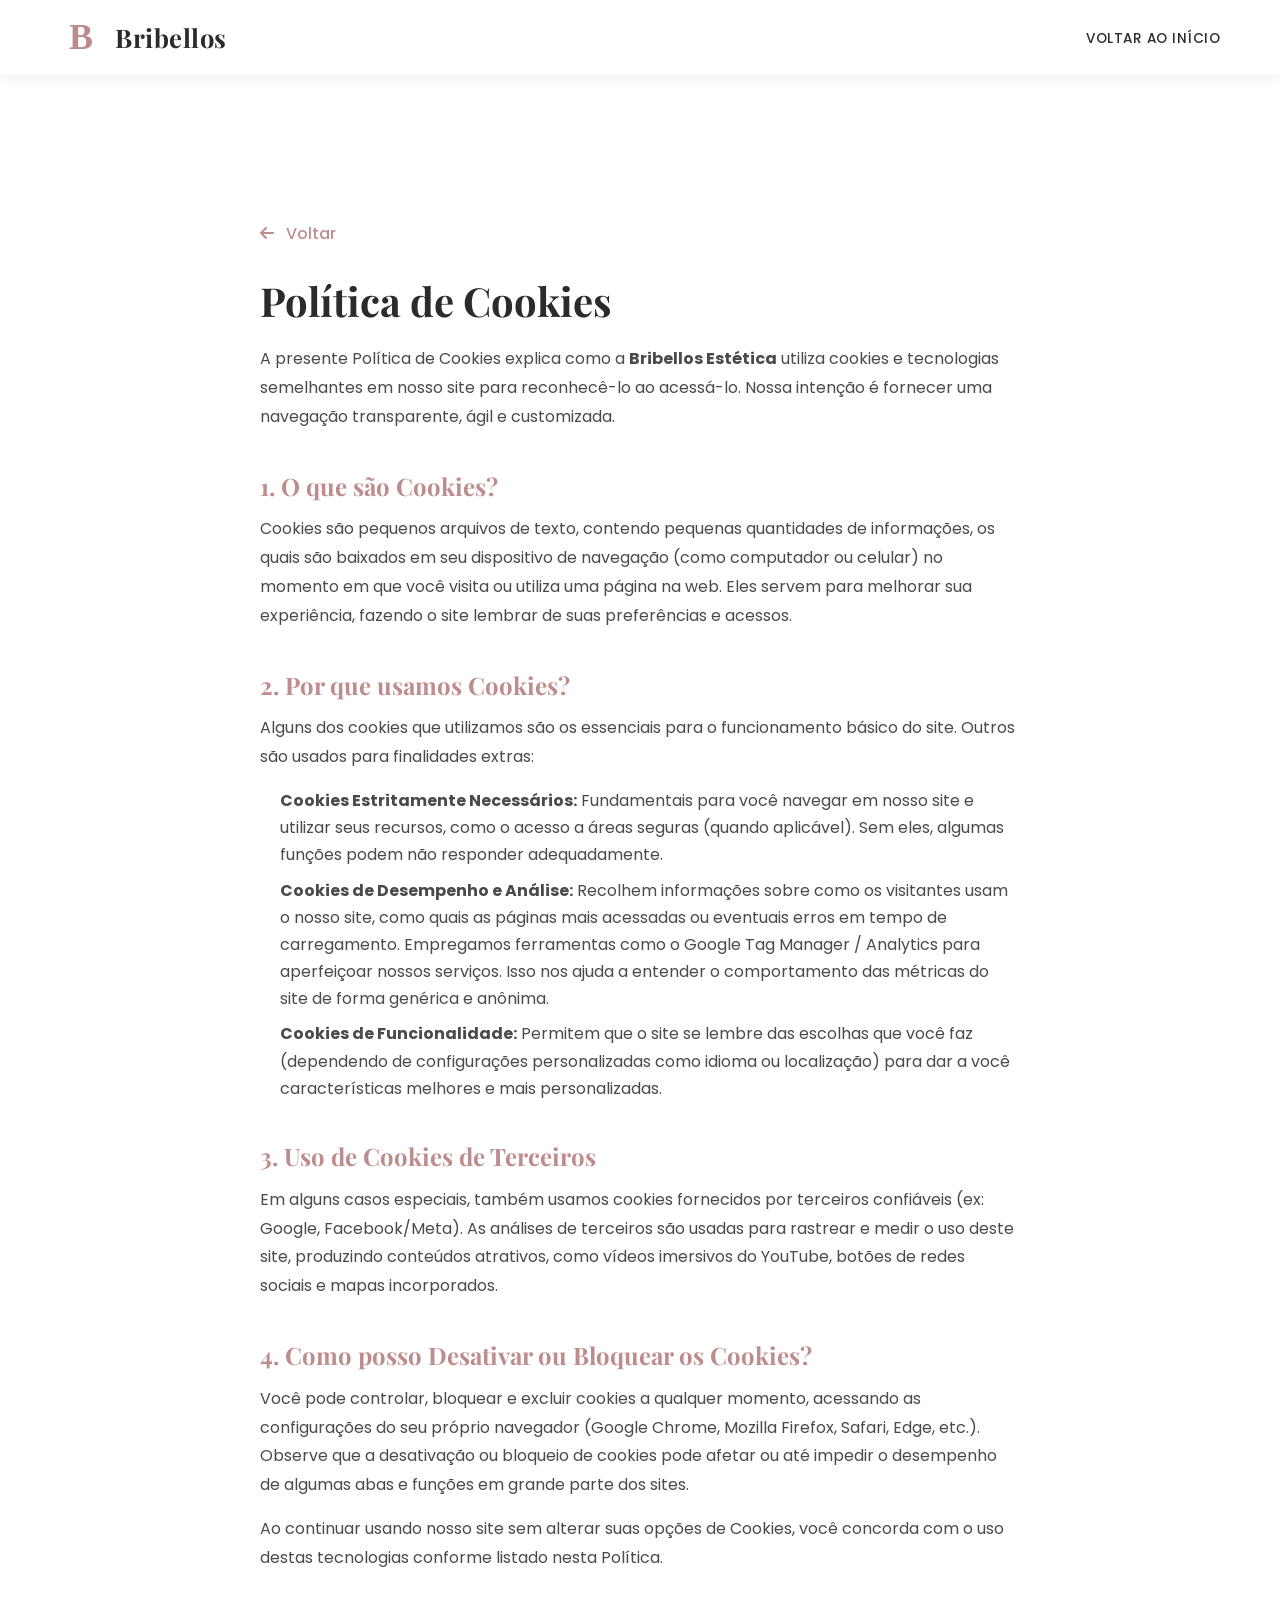
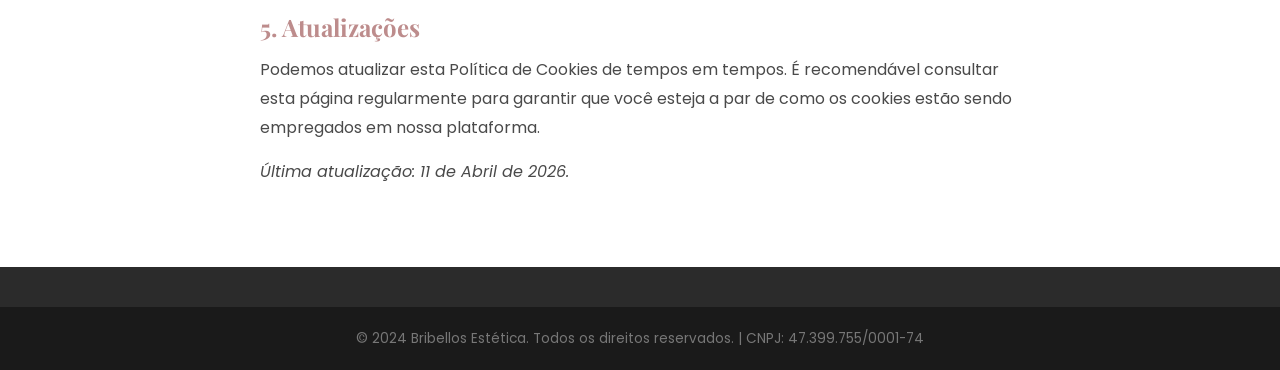
<file: politica-de-cookies.html>
<!DOCTYPE html>
<html lang="pt-br">
<head>
    <meta charset="UTF-8">
    <meta name="viewport" content="width=device-width, initial-scale=1.0">
    <title>Política de Cookies | Bribellos Estética</title>
    <link rel="preconnect" href="https://fonts.googleapis.com">
    <link rel="preconnect" href="https://fonts.gstatic.com" crossorigin>
    <link href="https://fonts.googleapis.com/css2?family=Playfair+Display:wght@400;600;700&family=Poppins:wght@300;400;500;600;700&display=swap" rel="stylesheet">
    <link rel="stylesheet" href="https://cdnjs.cloudflare.com/ajax/libs/font-awesome/6.0.0/css/all.min.css">
    <link rel="stylesheet" href="style.css">
    <style>
        .policy-container {
            max-width: 800px;
            margin: 120px auto 80px;
            padding: 0 20px;
            background: #fff;
            color: #4a4a4a;
        }
        .policy-container h1 {
            font-size: 2.5rem;
            margin-bottom: 20px;
            color: #2b2b2b;
        }
        .policy-container h2 {
            font-size: 1.5rem;
            margin-top: 40px;
            margin-bottom: 15px;
            color: #bd8c8c;
        }
        .policy-container p {
            margin-bottom: 15px;
            line-height: 1.8;
        }
        .policy-container ul {
            margin-bottom: 20px;
            padding-left: 20px;
        }
        .policy-container li {
            margin-bottom: 8px;
        }
        .back-home {
            display: inline-block;
            margin-bottom: 30px;
            color: #bd8c8c;
            font-weight: 500;
            text-decoration: none;
        }
        .back-home i {
            margin-right: 8px;
        }
        .back-home:hover {
            color: #a37575;
            text-decoration: underline;
        }
        footer {
            padding-top: 40px; /* Minimal footer adjustment */
        }
    </style>
</head>
<body>

    <nav class="navbar" style="top: 0; padding: 15px 0;">
        <div class="container nav-container">
            <a href="index.html" class="logo-link">
                <svg class="logo-svg" viewBox="0 0 100 100" xmlns="http://www.w3.org/2000/svg">
                    <text x="20" y="75" font-family="'Brush Script MT', cursive" font-size="80" fill="#bd8c8c" font-weight="bold">B</text>
                </svg>
                <span class="brand-name">Bribellos</span>
            </a>
            <ul class="nav-links">
                <li><a href="index.html">Voltar ao Início</a></li>
            </ul>
        </div>
    </nav>

    <div class="policy-container">
        <a href="index.html" class="back-home"><i class="fas fa-arrow-left"></i> Voltar</a>
        <h1>Política de Cookies</h1>
        <p>A presente Política de Cookies explica como a <strong>Bribellos Estética</strong> utiliza cookies e tecnologias semelhantes em nosso site para reconhecê-lo ao acessá-lo. Nossa intenção é fornecer uma navegação transparente, ágil e customizada.</p>
        
        <h2>1. O que são Cookies?</h2>
        <p>Cookies são pequenos arquivos de texto, contendo pequenas quantidades de informações, os quais são baixados em seu dispositivo de navegação (como computador ou celular) no momento em que você visita ou utiliza uma página na web. Eles servem para melhorar sua experiência, fazendo o site lembrar de suas preferências e acessos.</p>
        
        <h2>2. Por que usamos Cookies?</h2>
        <p>Alguns dos cookies que utilizamos são os essenciais para o funcionamento básico do site. Outros são usados para finalidades extras:</p>
        <ul>
            <li><strong>Cookies Estritamente Necessários:</strong> Fundamentais para você navegar em nosso site e utilizar seus recursos, como o acesso a áreas seguras (quando aplicável). Sem eles, algumas funções podem não responder adequadamente.</li>
            <li><strong>Cookies de Desempenho e Análise:</strong> Recolhem informações sobre como os visitantes usam o nosso site, como quais as páginas mais acessadas ou eventuais erros em tempo de carregamento. Empregamos ferramentas como o Google Tag Manager / Analytics para aperfeiçoar nossos serviços. Isso nos ajuda a entender o comportamento das métricas do site de forma genérica e anônima.</li>
            <li><strong>Cookies de Funcionalidade:</strong> Permitem que o site se lembre das escolhas que você faz (dependendo de configurações personalizadas como idioma ou localização) para dar a você características melhores e mais personalizadas.</li>
        </ul>

        <h2>3. Uso de Cookies de Terceiros</h2>
        <p>Em alguns casos especiais, também usamos cookies fornecidos por terceiros confiáveis (ex: Google, Facebook/Meta). As análises de terceiros são usadas para rastrear e medir o uso deste site, produzindo conteúdos atrativos, como vídeos imersivos do YouTube, botões de redes sociais e mapas incorporados.</p>

        <h2>4. Como posso Desativar ou Bloquear os Cookies?</h2>
        <p>Você pode controlar, bloquear e excluir cookies a qualquer momento, acessando as configurações do seu próprio navegador (Google Chrome, Mozilla Firefox, Safari, Edge, etc.). Observe que a desativação ou bloqueio de cookies pode afetar ou até impedir o desempenho de algumas abas e funções em grande parte dos sites.</p>

        <p>Ao continuar usando nosso site sem alterar suas opções de Cookies, você concorda com o uso destas tecnologias conforme listado nesta Política.</p>

        <h2>5. Atualizações</h2>
        <p>Podemos atualizar esta Política de Cookies de tempos em tempos. É recomendável consultar esta página regularmente para garantir que você esteja a par de como os cookies estão sendo empregados em nossa plataforma.</p>
        
        <p><em>Última atualização: 11 de Abril de 2026.</em></p>
    </div>

    <footer id="contato">
        <div class="copyright">
            <div class="container text-center">
                <p>© 2024 Bribellos Estética. Todos os direitos reservados. | CNPJ: 47.399.755/0001-74</p>
            </div>
        </div>
    </footer>
</body>
</html>
</file>
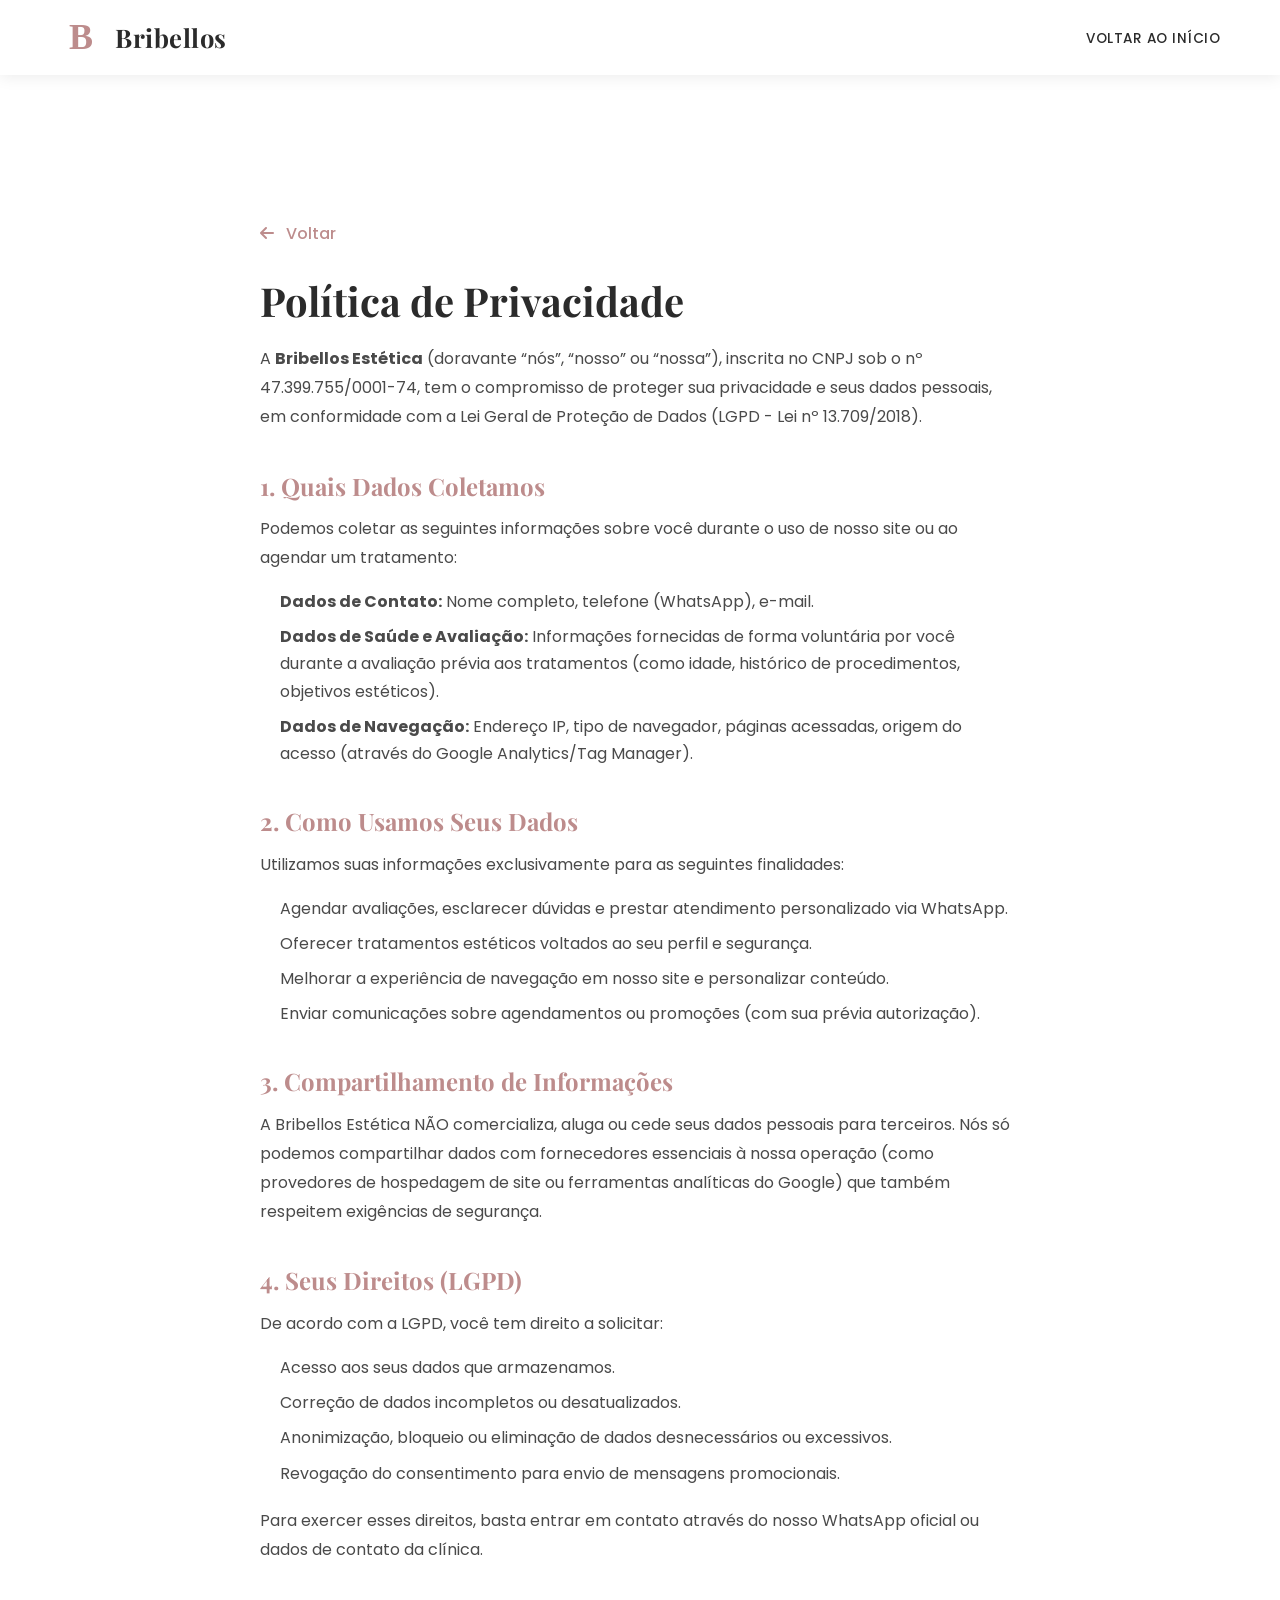
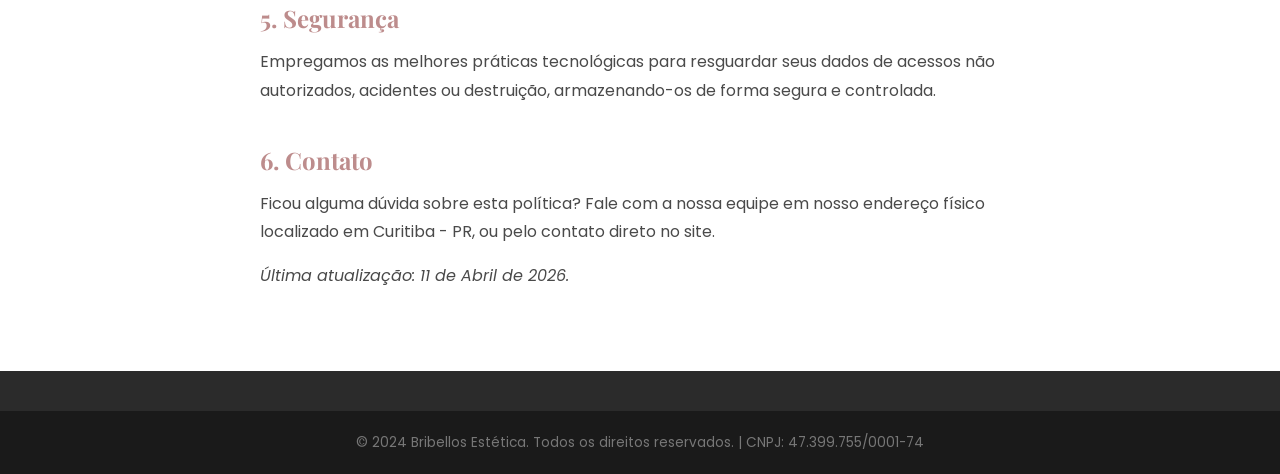
<file: politica-de-privacidade.html>
<!DOCTYPE html>
<html lang="pt-br">
<head>
    <meta charset="UTF-8">
    <meta name="viewport" content="width=device-width, initial-scale=1.0">
    <title>Política de Privacidade | Bribellos Estética</title>
    <link rel="preconnect" href="https://fonts.googleapis.com">
    <link rel="preconnect" href="https://fonts.gstatic.com" crossorigin>
    <link href="https://fonts.googleapis.com/css2?family=Playfair+Display:wght@400;600;700&family=Poppins:wght@300;400;500;600;700&display=swap" rel="stylesheet">
    <link rel="stylesheet" href="https://cdnjs.cloudflare.com/ajax/libs/font-awesome/6.0.0/css/all.min.css">
    <link rel="stylesheet" href="style.css">
    <style>
        .policy-container {
            max-width: 800px;
            margin: 120px auto 80px;
            padding: 0 20px;
            background: #fff;
            color: #4a4a4a;
        }
        .policy-container h1 {
            font-size: 2.5rem;
            margin-bottom: 20px;
            color: #2b2b2b;
        }
        .policy-container h2 {
            font-size: 1.5rem;
            margin-top: 40px;
            margin-bottom: 15px;
            color: #bd8c8c;
        }
        .policy-container p {
            margin-bottom: 15px;
            line-height: 1.8;
        }
        .policy-container ul {
            margin-bottom: 20px;
            padding-left: 20px;
        }
        .policy-container li {
            margin-bottom: 8px;
        }
        .back-home {
            display: inline-block;
            margin-bottom: 30px;
            color: #bd8c8c;
            font-weight: 500;
            text-decoration: none;
        }
        .back-home i {
            margin-right: 8px;
        }
        .back-home:hover {
            color: #a37575;
            text-decoration: underline;
        }
        footer {
            padding-top: 40px; /* Minimal footer adjustment */
        }
    </style>
</head>
<body>

    <nav class="navbar" style="top: 0; padding: 15px 0;">
        <div class="container nav-container">
            <a href="index.html" class="logo-link">
                <svg class="logo-svg" viewBox="0 0 100 100" xmlns="http://www.w3.org/2000/svg">
                    <text x="20" y="75" font-family="'Brush Script MT', cursive" font-size="80" fill="#bd8c8c" font-weight="bold">B</text>
                </svg>
                <span class="brand-name">Bribellos</span>
            </a>
            <ul class="nav-links">
                <li><a href="index.html">Voltar ao Início</a></li>
            </ul>
        </div>
    </nav>

    <div class="policy-container">
        <a href="index.html" class="back-home"><i class="fas fa-arrow-left"></i> Voltar</a>
        <h1>Política de Privacidade</h1>
        <p>A <strong>Bribellos Estética</strong> (doravante “nós”, “nosso” ou “nossa”), inscrita no CNPJ sob o nº 47.399.755/0001-74, tem o compromisso de proteger sua privacidade e seus dados pessoais, em conformidade com a Lei Geral de Proteção de Dados (LGPD - Lei nº 13.709/2018).</p>
        
        <h2>1. Quais Dados Coletamos</h2>
        <p>Podemos coletar as seguintes informações sobre você durante o uso de nosso site ou ao agendar um tratamento:</p>
        <ul>
            <li><strong>Dados de Contato:</strong> Nome completo, telefone (WhatsApp), e-mail.</li>
            <li><strong>Dados de Saúde e Avaliação:</strong> Informações fornecidas de forma voluntária por você durante a avaliação prévia aos tratamentos (como idade, histórico de procedimentos, objetivos estéticos).</li>
            <li><strong>Dados de Navegação:</strong> Endereço IP, tipo de navegador, páginas acessadas, origem do acesso (através do Google Analytics/Tag Manager).</li>
        </ul>

        <h2>2. Como Usamos Seus Dados</h2>
        <p>Utilizamos suas informações exclusivamente para as seguintes finalidades:</p>
        <ul>
            <li>Agendar avaliações, esclarecer dúvidas e prestar atendimento personalizado via WhatsApp.</li>
            <li>Oferecer tratamentos estéticos voltados ao seu perfil e segurança.</li>
            <li>Melhorar a experiência de navegação em nosso site e personalizar conteúdo.</li>
            <li>Enviar comunicações sobre agendamentos ou promoções (com sua prévia autorização).</li>
        </ul>

        <h2>3. Compartilhamento de Informações</h2>
        <p>A Bribellos Estética NÃO comercializa, aluga ou cede seus dados pessoais para terceiros. Nós só podemos compartilhar dados com fornecedores essenciais à nossa operação (como provedores de hospedagem de site ou ferramentas analíticas do Google) que também respeitem exigências de segurança.</p>

        <h2>4. Seus Direitos (LGPD)</h2>
        <p>De acordo com a LGPD, você tem direito a solicitar:</p>
        <ul>
            <li>Acesso aos seus dados que armazenamos.</li>
            <li>Correção de dados incompletos ou desatualizados.</li>
            <li>Anonimização, bloqueio ou eliminação de dados desnecessários ou excessivos.</li>
            <li>Revogação do consentimento para envio de mensagens promocionais.</li>
        </ul>
        <p>Para exercer esses direitos, basta entrar em contato através do nosso WhatsApp oficial ou dados de contato da clínica.</p>

        <h2>5. Segurança</h2>
        <p>Empregamos as melhores práticas tecnológicas para resguardar seus dados de acessos não autorizados, acidentes ou destruição, armazenando-os de forma segura e controlada.</p>

        <h2>6. Contato</h2>
        <p>Ficou alguma dúvida sobre esta política? Fale com a nossa equipe em nosso endereço físico localizado em Curitiba - PR, ou pelo contato direto no site.</p>
        <p><em>Última atualização: 11 de Abril de 2026.</em></p>
    </div>

    <footer id="contato">
        <div class="copyright">
            <div class="container text-center">
                <p>© 2024 Bribellos Estética. Todos os direitos reservados. | CNPJ: 47.399.755/0001-74</p>
            </div>
        </div>
    </footer>
</body>
</html>
</file>
<file: style.css>
/* --- Variáveis e Reset --- */
:root {
    --primary: #bd8c8c;
    --primary-light: #d9b3b3;
    --primary-dark: #a37575;
    --secondary: #f9f5f2;
    --text: #4a4a4a;
    --text-light: #7a7a7a;
    --black: #2b2b2b;
    --white: #ffffff;
    --success: #22c55e;
    --warning: #f59e0b;
    --font-heading: 'Playfair Display', serif;
    --font-body: 'Poppins', sans-serif;
    --transition: all 0.3s ease;
    --shadow: 0 10px 30px rgba(189, 140, 140, 0.15);
    --shadow-strong: 0 20px 60px rgba(189, 140, 140, 0.25);
}

* {
    margin: 0;
    padding: 0;
    box-sizing: border-box;
}

html {
    scroll-behavior: smooth;
    font-size: 16px;
}

body {
    font-family: var(--font-body);
    color: var(--text);
    line-height: 1.7;
    background-color: var(--white);
    overflow-x: hidden;
    padding-top: 100px;
}

h1, h2, h3, h4 {
    font-family: var(--font-heading);
    color: var(--black);
    font-weight: 700;
    line-height: 1.2;
}

h1 { font-size: clamp(2rem, 5vw, 4rem); }
h2 { font-size: clamp(1.8rem, 4vw, 3rem); }
h3 { font-size: clamp(1.3rem, 3vw, 1.8rem); }
h4 { font-size: clamp(1.1rem, 2.5vw, 1.4rem); }

a {
    text-decoration: none;
    color: inherit;
    transition: var(--transition);
}

ul {
    list-style: none;
}

img {
    max-width: 100%;
    height: auto;
    display: block;
}

.container {
    max-width: 1200px;
    margin: 0 auto;
    padding: 0 20px;
}

@media (min-width: 768px) {
    .container {
        padding: 0 40px;
    }
}

@media (min-width: 1024px) {
    .container {
        padding: 0 60px;
    }
}

/* --- Barra de Urgência --- */
.urgency-bar {
    background: linear-gradient(135deg, #a37575 0%, #bd8c8c 100%);
    color: var(--white);
    padding: 10px 0;
    text-align: center;
    font-size: 0.85rem;
    font-weight: 500;
    position: fixed;
    top: 0;
    left: 0;
    right: 0;
    z-index: 1002;
    box-shadow: 0 2px 10px rgba(0,0,0,0.1);
}

.urgency-bar .container {
    display: flex;
    justify-content: center;
    align-items: center;
}

.urgency-bar p {
    margin: 0;
    display: flex;
    align-items: center;
    gap: 8px;
}

.urgency-bar i {
    animation: pulse 2s infinite;
}

.urgency-bar strong {
    font-weight: 700;
}

@media (max-width: 768px) {
    .urgency-bar {
        font-size: 0.75rem;
        padding: 8px 10px;
    }
    
    .urgency-bar strong {
        display: block;
    }
}

/* --- Botões --- */
.btn {
    display: inline-flex;
    align-items: center;
    justify-content: center;
    padding: 14px 35px;
    border-radius: 50px;
    font-weight: 600;
    text-transform: uppercase;
    font-size: 0.85rem;
    letter-spacing: 0.5px;
    transition: var(--transition);
    cursor: pointer;
    border: 2px solid transparent;
    position: relative;
    overflow: hidden;
}

.btn i {
    margin-right: 10px;
    font-size: 1.1rem;
}

.btn-primary {
    background: linear-gradient(135deg, var(--primary-dark) 0%, var(--primary) 100%);
    color: var(--white);
    box-shadow: 0 8px 25px rgba(189, 140, 140, 0.4);
}

.btn-primary:hover {
    transform: translateY(-3px);
    box-shadow: 0 12px 35px rgba(189, 140, 140, 0.5);
}

.btn-outline-light {
    border-color: var(--white);
    color: var(--white);
    background: rgba(255, 255, 255, 0.1);
    backdrop-filter: blur(10px);
}

.btn-outline-light:hover {
    background: var(--white);
    color: var(--primary);
}

.btn-outline-dark {
    border-color: var(--black);
    color: var(--black);
    background: transparent;
}

.btn-outline-dark:hover {
    background: var(--black);
    color: var(--white);
}

.btn-outline-primary {
    border-color: var(--primary);
    color: var(--primary);
    background: transparent;
}

.btn-outline-primary:hover {
    background: var(--primary);
    color: var(--white);
}

.big-btn {
    padding: 18px 45px;
    font-size: 1rem;
}

.pulse {
    animation: pulse 2s infinite;
}

@keyframes pulse {
    0%, 100% { transform: scale(1); }
    50% { transform: scale(1.05); }
}

.mt-4 { margin-top: 1.5rem; }
.mt-5 { margin-top: 3rem; }
.text-center { text-align: center; }

/* --- Navegação --- */
.navbar {
    position: fixed;
    top: 40px;
    left: 0;
    right: 0;
    width: 100%;
    background: rgba(255, 255, 255, 0.98);
    backdrop-filter: blur(10px);
    box-shadow: 0 2px 15px rgba(0,0,0,0.08);
    z-index: 1000;
    padding: 15px 0;
    transition: var(--transition);
}

.nav-container {
    display: flex;
    justify-content: space-between;
    align-items: center;
    max-width: 1200px;
    margin: 0 auto;
    padding: 0 20px;
}

.logo-link {
    display: flex;
    align-items: center;
    gap: 10px;
}

.logo-svg {
    height: 45px;
    width: 45px;
    flex-shrink: 0;
}

.brand-name {
    font-family: var(--font-heading);
    font-size: 1.6rem;
    font-weight: 700;
    color: var(--black);
    letter-spacing: 0.5px;
}

.nav-links {
    display: flex;
    align-items: center;
    gap: 30px;
}

.nav-links li {
    list-style: none;
}

.nav-links a {
    font-size: 0.85rem;
    font-weight: 500;
    text-transform: uppercase;
    letter-spacing: 0.5px;
    color: var(--black);
    position: relative;
    padding: 5px 0;
}

.nav-links a:not(.btn-nav)::after {
    content: '';
    position: absolute;
    bottom: 0;
    left: 0;
    width: 0;
    height: 2px;
    background: var(--primary);
    transition: var(--transition);
}

.nav-links a:not(.btn-nav):hover::after {
    width: 100%;
}

.nav-links a.btn-nav {
    display: inline-flex;
    align-items: center;
    justify-content: center;
    gap: 10px;
    background: linear-gradient(135deg, var(--primary-dark), var(--primary));
    color: var(--white) !important;
    padding: 12px 30px;
    border-radius: 50px;
    font-size: 0.85rem !important;
    font-weight: 600;
    box-shadow: 0 4px 15px rgba(189, 140, 140, 0.3);
    white-space: nowrap;
    line-height: normal;
}

.nav-links a.btn-nav i {
    font-size: 1.15rem;
    line-height: 1;
}

.nav-links a.btn-nav::after {
    display: none;
}

.nav-links a.btn-nav:hover {
    background: linear-gradient(135deg, var(--primary), var(--primary-light));
    transform: translateY(-3px);
    box-shadow: 0 8px 25px rgba(189, 140, 140, 0.4);
}

.hamburger {
    display: none;
    cursor: pointer;
    z-index: 1001;
}

.line {
    width: 25px;
    height: 2px;
    background-color: var(--black);
    margin: 5px 0;
    transition: var(--transition);
}

@media (max-width: 768px) {
    .navbar {
        top: 36px;
        padding: 12px 0;
    }
    
    .nav-container {
        padding: 0 15px;
    }
    
    .brand-name {
        font-size: 1.4rem;
    }
    
    .logo-svg {
        height: 35px;
        width: 35px;
    }
    
    .hamburger {
        display: flex;
        flex-direction: column;
    }
    
    .nav-links {
        position: fixed;
        right: -100%;
        top: 88px;
        flex-direction: column;
        background: var(--white);
        width: 100%;
        height: calc(100vh - 88px);
        padding: 40px 20px;
        transition: right 0.3s ease-in-out;
        box-shadow: -2px 0 10px rgba(0,0,0,0.1);
        overflow-y: auto;
        gap: 20px;
        align-items: stretch;
    }
    
    .nav-links.nav-active {
        right: 0;
    }
    
    .nav-links li {
        width: 100%;
    }
    
    .nav-links a {
        display: block;
        text-align: center;
        padding: 12px 0;
        font-size: 0.95rem;
    }
    
    .nav-links a.btn-nav {
        width: 100%;
        display: flex;
        justify-content: center;
        align-items: center;
        padding: 18px 24px;
        font-size: 0.95rem !important; /* Force override for mobile */
    }
    
    .toggle .line:nth-child(1) {
        transform: rotate(45deg) translate(7px, 7px);
    }
    
    .toggle .line:nth-child(2) {
        opacity: 0;
    }
    
    .toggle .line:nth-child(3) {
        transform: rotate(-45deg) translate(7px, -7px);
    }
}

/* --- Hero Section --- */
.hero {
    min-height: 100vh;
    background: linear-gradient(135deg, rgba(43, 43, 43, 0.7) 0%, rgba(74, 74, 74, 0.7) 100%),
                url('images/clinica.png');
    background-size: cover;
    background-position: center;
    background-attachment: fixed;
    display: flex;
    align-items: center;
    justify-content: center;
    padding: 150px 20px 80px;
    position: relative;
    overflow: hidden; /* Prevent any children (like scale animations) from causing horizontal scroll */
}

.hero-overlay {
    position: absolute;
    top: 0;
    left: 0;
    width: 100%;
    height: 100%;
    background: radial-gradient(ellipse at center, transparent 0%, rgba(0,0,0,0.2) 100%);
    pointer-events: none;
}

.hero-content {
    position: relative;
    z-index: 2;
    max-width: 900px;
    color: var(--white);
    text-align: center;
    max-width: 100%;
    box-sizing: border-box;
}

.badge {
    display: inline-block;
    background: rgba(189, 140, 140, 0.25);
    padding: 8px 20px;
    border-radius: 30px;
    font-size: 0.8rem;
    text-transform: uppercase;
    letter-spacing: 1.5px;
    font-weight: 600;
    backdrop-filter: blur(10px);
    border: 1px solid rgba(255,255,255,0.3);
    margin-bottom: 25px;
    color: var(--white);
}

.hero h1 {
    font-size: clamp(2.2rem, 6vw, 4.5rem);
    color: var(--white);
    line-height: 1.15;
    margin-bottom: 25px;
}

.highlight-gradient {
    background: linear-gradient(135deg, #ffffff 0%, #d9b3b3 50%, #bd8c8c 100%);
    -webkit-background-clip: text;
    -webkit-text-fill-color: transparent;
    background-clip: text;
    display: inline-block;
}

.hero p {
    font-size: clamp(1rem, 2.5vw, 1.3rem);
    margin-bottom: 40px;
    opacity: 0.95;
    font-weight: 300;
    line-height: 1.7;
    max-width: 750px;
    margin-left: auto;
    margin-right: auto;
}

.hero-stats {
    display: grid;
    grid-template-columns: repeat(auto-fit, minmax(150px, 1fr));
    gap: 40px;
    margin-bottom: 45px;
    max-width: 100%; /* Ensure it does not exceed screen on small mobile */
    margin-left: auto;
    margin-right: auto;
}

.stat-item {
    text-align: center;
}

.stat-number {
    display: block;
    font-size: clamp(2rem, 4vw, 3rem);
    font-weight: 700;
    font-family: var(--font-heading);
    background: linear-gradient(135deg, #ffffff 0%, #d9b3b3 100%);
    -webkit-background-clip: text;
    -webkit-text-fill-color: transparent;
    background-clip: text;
    line-height: 1;
    margin-bottom: 8px;
}

.stat-label {
    font-size: 0.85rem;
    text-transform: uppercase;
    letter-spacing: 1px;
    opacity: 0.9;
}

.hero-btns {
    display: flex;
    gap: 15px;
    justify-content: center;
    margin-bottom: 45px;
    flex-wrap: wrap;
}

.trust-indicators {
    display: flex;
    justify-content: center;
    gap: 30px;
    flex-wrap: wrap;
    opacity: 0.9;
    max-width: 100%;
    margin: 0 auto;
}

.trust-item {
    display: flex;
    align-items: center;
    gap: 8px;
    font-size: 0.85rem;
}

.trust-item i {
    font-size: 1.1rem;
    color: var(--primary-light);
}

@media (max-width: 768px) {
    .hero {
        padding: 120px 15px 60px;
        min-height: 90vh;
    }
    
    .badge {
        font-size: 0.7rem;
        padding: 6px 15px;
    }
    
    .hero-stats {
        gap: 25px;
        margin-bottom: 35px;
    }
    
    .hero-btns {
        flex-direction: column;
        gap: 12px;
    }
    
    .hero-btns .btn {
        width: 100%;
    }
    
    .trust-indicators {
        gap: 20px;
    }
    
    .trust-item {
        font-size: 0.75rem;
    }
}

/* --- Sections Gerais --- */
.section {
    padding: 80px 0;
}

.section-badge {
    display: inline-block;
    background: rgba(189, 140, 140, 0.1);
    color: var(--primary-dark);
    padding: 6px 18px;
    border-radius: 30px;
    font-size: 0.75rem;
    text-transform: uppercase;
    letter-spacing: 2px;
    font-weight: 600;
    margin-bottom: 15px;
}

.section-title {
    font-size: clamp(2rem, 4vw, 3rem);
    margin-bottom: 15px;
    color: var(--black);
    line-height: 1.2;
}

.section-header {
    text-align: center;
    max-width: 700px;
    margin: 0 auto 60px;
}

.section-header p {
    font-size: clamp(1rem, 2vw, 1.2rem);
    color: var(--text-light);
    line-height: 1.6;
}

.bg-light {
    background-color: var(--secondary);
}

.bg-gradient {
    background: linear-gradient(135deg, #f9f5f2 0%, #ffffff 100%);
}

/* --- Problema/Solução --- */
.problem-solution {
    background: var(--black);
    padding: 60px 0;
}

.problem-solution .container {
    display: grid;
    grid-template-columns: 1fr 1fr;
    gap: 30px;
    max-width: 1200px;
}

.problem-box, .solution-box {
    padding: 35px;
    border-radius: 15px;
}

.problem-box {
    background: rgba(255, 255, 255, 0.04);
    border: 2px solid rgba(255, 59, 48, 0.25);
}

.problem-box h3 {
    color: #ff6b6b;
    font-size: clamp(1.2rem, 2.5vw, 1.5rem);
    margin-bottom: 20px;
    display: flex;
    align-items: center;
    gap: 12px;
}

.problem-box h3 i {
    font-size: 1.3rem;
}

.problem-box ul {
    list-style: none;
}

.problem-box li {
    color: rgba(255, 255, 255, 0.85);
    margin-bottom: 12px;
    padding-left: 25px;
    position: relative;
    line-height: 1.6;
    font-size: 0.95rem;
}

.problem-box li::before {
    content: '✗';
    position: absolute;
    left: 0;
    color: #ff6b6b;
    font-weight: bold;
    font-size: 1.1rem;
}

.solution-box {
    background: linear-gradient(135deg, rgba(189, 140, 140, 0.12) 0%, rgba(217, 179, 179, 0.08) 100%);
    border: 2px solid var(--primary-light);
}

.solution-box h3 {
    color: var(--primary-light);
    font-size: clamp(1.2rem, 2.5vw, 1.5rem);
    margin-bottom: 20px;
    display: flex;
    align-items: center;
    gap: 12px;
}

.solution-box h3 i {
    font-size: 1.3rem;
}

.solution-box ul {
    list-style: none;
}

.solution-box li {
    color: rgba(255, 255, 255, 0.9);
    margin-bottom: 12px;
    padding-left: 25px;
    position: relative;
    line-height: 1.6;
    font-size: 0.95rem;
}

.solution-box li::before {
    content: '✓';
    position: absolute;
    left: 0;
    color: var(--success);
    font-weight: bold;
    font-size: 1.1rem;
}

.solution-box strong {
    color: var(--primary-light);
    font-weight: 600;
}

@media (max-width: 768px) {
    .section {
        padding: 60px 0;
    }
    
    .problem-solution {
        padding: 50px 0;
    }
    
    .problem-solution .container {
        grid-template-columns: 1fr;
        gap: 20px;
    }
    
    .problem-box, .solution-box {
        padding: 25px;
    }
}

/* --- Resultados (Antes/Depois) --- */
.results-grid {
    display: grid;
    grid-template-columns: repeat(auto-fit, minmax(300px, 1fr));
    gap: 30px;
    margin-bottom: 40px;
}

.result-card {
    background: var(--white);
    border-radius: 15px;
    overflow: hidden;
    box-shadow: 0 5px 20px rgba(0,0,0,0.08);
    transition: var(--transition);
}

.result-card:hover {
    transform: translateY(-8px);
    box-shadow: 0 15px 40px rgba(189, 140, 140, 0.2);
}

.result-image {
    position: relative;
    height: 350px; /* Altura aumentada para mostrar todo o rosto */
    overflow: hidden;
}

.result-image img {
    width: 100%;
    height: 100%;
    object-fit: cover;
    object-position: center 15%;
    transition: var(--transition);
}

.result-card:hover .result-image img {
    transform: scale(1.08);
}

.result-badge {
    position: absolute;
    top: 15px;
    left: 15px;
    background: var(--primary);
    color: var(--white);
    padding: 6px 15px;
    border-radius: 25px;
    font-size: 0.75rem;
    font-weight: 600;
    text-transform: uppercase;
    letter-spacing: 0.5px;
}

.result-info {
    padding: 25px;
}

.result-info h4 {
    font-size: 1.2rem;
    margin-bottom: 12px;
    color: var(--black);
}

.result-info p {
    color: var(--text);
    line-height: 1.7;
    margin-bottom: 15px;
    font-style: italic;
    font-size: 0.95rem;
}

.result-rating {
    color: #fbbf24;
    font-size: 1rem;
    display: flex;
    gap: 3px;
}

@media (max-width: 768px) {
    .results-grid {
        grid-template-columns: 1fr;
        gap: 25px;
    }
    
    .result-image {
        height: 220px;
    }
}

/* --- Sobre (Autoridade) --- */
.about-grid {
    display: grid;
    grid-template-columns: 1fr 1.2fr;
    gap: 60px;
    align-items: center;
}

.about-img {
    position: relative;
}

.about-img img {
    width: 100%;
    border-radius: 15px;
    box-shadow: 0 15px 40px rgba(0, 0, 0, 0.15);
    object-fit: cover;
    height: auto;
    max-height: 600px;
}

.certification-badges {
    position: absolute;
    bottom: -15px;
    right: -15px;
    display: flex;
    gap: 12px;
}

.cert-badge {
    background: var(--white);
    padding: 12px 16px;
    border-radius: 12px;
    box-shadow: 0 8px 25px rgba(0, 0, 0, 0.15);
    display: flex;
    flex-direction: column;
    align-items: center;
    gap: 6px;
}

.cert-badge i {
    font-size: 1.5rem;
    color: var(--primary);
}

.cert-badge span {
    font-weight: 700;
    font-size: 0.8rem;
    color: var(--black);
}

.about-text .section-title {
    text-align: left;
    font-size: clamp(1.8rem, 3.5vw, 2.8rem);
}

.about-text .section-badge {
    display: inline-block;
}

.value-prop {
    display: flex;
    gap: 18px;
    margin-bottom: 25px;
    align-items: flex-start;
}

.value-icon {
    background: rgba(189, 140, 140, 0.1);
    width: 55px;
    height: 55px;
    min-width: 55px;
    border-radius: 12px;
    display: flex;
    align-items: center;
    justify-content: center;
}

.value-icon i {
    font-size: 1.4rem;
    color: var(--primary);
}

.value-content h4 {
    font-size: 1.2rem;
    margin-bottom: 8px;
    color: var(--black);
}

.value-content p {
    color: var(--text);
    line-height: 1.7;
    font-size: 0.95rem;
}

.highlight-box {
    background: linear-gradient(135deg, rgba(189, 140, 140, 0.08) 0%, rgba(217, 179, 179, 0.04) 100%);
    padding: 25px;
    border-radius: 12px;
    border-left: 4px solid var(--primary);
    margin: 35px 0 25px;
    position: relative;
}

.highlight-box i {
    position: absolute;
    top: 20px;
    left: 20px;
    font-size: 1.8rem;
    color: var(--primary);
    opacity: 0.25;
}

.highlight-box p {
    font-style: italic;
    color: var(--text);
    font-size: 1.05rem;
    line-height: 1.7;
    margin-bottom: 12px;
    padding-left: 35px;
}

.highlight-box .author {
    display: block;
    color: var(--primary-dark);
    font-weight: 600;
    font-style: normal;
    padding-left: 35px;
    font-size: 0.9rem;
}

@media (max-width: 992px) {
    .about-grid {
        grid-template-columns: 1fr;
        gap: 40px;
    }
    
    .about-text .section-title {
        text-align: center;
    }
    
    .about-text .section-badge {
        display: block;
        text-align: center;
    }
    
    .about-img {
        max-width: 500px;
        margin: 0 auto;
    }
    
    .certification-badges {
        position: static;
        justify-content: center;
        margin-top: 15px;
    }
}

@media (max-width: 576px) {
    .value-prop {
        gap: 15px;
    }
    
    .value-icon {
        width: 50px;
        height: 50px;
        min-width: 50px;
    }
    
    .highlight-box {
        padding: 20px;
    }
    
    .highlight-box p,
    .highlight-box .author {
        padding-left: 0;
    }
    
    .highlight-box i {
        position: static;
        display: block;
        margin-bottom: 15px;
        opacity: 0.4;
    }
}

/* --- Serviços --- */
.services-grid {
    display: grid;
    grid-template-columns: repeat(auto-fit, minmax(280px, 1fr));
    gap: 25px;
    margin-bottom: 50px;
}

.service-card {
    background: var(--white);
    padding: 35px 25px;
    border-radius: 15px;
    text-align: center;
    transition: var(--transition);
    border: 2px solid rgba(0,0,0,0.05);
    box-shadow: 0 4px 15px rgba(0,0,0,0.05);
    position: relative;
    display: flex;
    flex-direction: column;
}

.service-card.featured {
    border-color: var(--primary);
    background: linear-gradient(135deg, rgba(189, 140, 140, 0.03) 0%, rgba(217, 179, 179, 0.02) 100%);
}

.service-card:hover {
    transform: translateY(-8px);
    box-shadow: 0 12px 30px rgba(189, 140, 140, 0.2);
}

.popular-badge {
    position: absolute;
    top: -12px;
    left: 50%;
    transform: translateX(-50%);
    background: linear-gradient(135deg, var(--primary-dark) 0%, var(--primary) 100%);
    color: var(--white);
    padding: 6px 20px;
    border-radius: 25px;
    font-size: 0.7rem;
    font-weight: 700;
    text-transform: uppercase;
    letter-spacing: 1px;
    box-shadow: 0 4px 12px rgba(189, 140, 140, 0.4);
    white-space: nowrap;
}

.service-icon {
    width: 70px;
    height: 70px;
    background: linear-gradient(135deg, rgba(189, 140, 140, 0.1) 0%, rgba(217, 179, 179, 0.15) 100%);
    border-radius: 50%;
    display: flex;
    align-items: center;
    justify-content: center;
    margin: 0 auto 20px;
    transition: var(--transition);
}

.service-card:hover .service-icon {
    background: linear-gradient(135deg, var(--primary-dark) 0%, var(--primary) 100%);
    transform: scale(1.1);
}

.service-card i {
    font-size: 1.8rem;
    color: var(--primary);
    transition: var(--transition);
}

.service-card:hover i {
    color: var(--white);
}

.service-card h3 {
    margin-bottom: 12px;
    font-size: 1.4rem;
}

.service-card > p {
    color: var(--text-light);
    font-size: 0.95rem;
    margin-bottom: 20px;
    line-height: 1.6;
    flex-grow: 1;
}

.service-benefits {
    text-align: left;
    margin: 20px 0;
    padding: 15px 0;
    border-top: 1px solid rgba(0,0,0,0.08);
    border-bottom: 1px solid rgba(0,0,0,0.08);
}

.service-benefits li {
    margin-bottom: 8px;
    color: var(--text);
    display: flex;
    align-items: center;
    gap: 10px;
    font-size: 0.85rem;
}

.service-benefits i {
    color: var(--success);
    font-size: 0.9rem;
    min-width: 16px;
}

.service-price {
    margin: 20px 0;
    text-align: center;
}

.service-price .from {
    display: block;
    font-size: 0.75rem;
    color: var(--text-light);
    text-transform: uppercase;
    letter-spacing: 1px;
    margin-bottom: 4px;
}

.service-price .price {
    display: block;
    font-size: 2.2rem;
    font-weight: 700;
    font-family: var(--font-heading);
    color: var(--primary-dark);
    line-height: 1;
}

.cta-box {
    background: linear-gradient(135deg, var(--primary-dark) 0%, var(--primary) 100%);
    padding: 40px;
    border-radius: 15px;
    display: flex;
    justify-content: space-between;
    align-items: center;
    gap: 30px;
    box-shadow: 0 10px 30px rgba(189, 140, 140, 0.25);
}

.cta-content {
    color: var(--white);
    flex: 1;
}

.cta-content h3 {
    color: var(--white);
    font-size: clamp(1.4rem, 3vw, 2rem);
    margin-bottom: 12px;
    line-height: 1.3;
}

.cta-content p {
    font-size: clamp(0.95rem, 2vw, 1.1rem);
    opacity: 0.95;
    line-height: 1.6;
}

@media (max-width: 992px) {
    .services-grid {
        grid-template-columns: repeat(auto-fit, minmax(250px, 1fr));
    }
    
    .cta-box {
        flex-direction: column;
        text-align: center;
        padding: 35px 25px;
    }
}

@media (max-width: 576px) {
    .services-grid {
        grid-template-columns: 1fr;
    }
    
    .service-card {
        padding: 30px 20px;
    }
}

/* --- Depoimentos --- */
.testimonials-grid {
    display: flex;
    overflow-x: auto;
    scroll-snap-type: x mandatory;
    gap: 20px;
    margin-bottom: 40px;
    padding-bottom: 15px; /* Spacing for native scrollbars or shadow */
    scrollbar-width: none; /* Firefox */
    -ms-overflow-style: none;  /* IE and Edge */
}

/* Hide scrollbar for Chrome, Safari and Opera */
.testimonials-grid::-webkit-scrollbar {
    display: none;
}

.testimonial-card {
    background: var(--white);
    padding: 30px;
    border-radius: 12px;
    border: 1px solid rgba(0,0,0,0.06);
    box-shadow: none;
    transition: var(--transition);
    
    /* Minimalist Carousel sizes */
    flex: 0 0 calc(100% - 40px);
    min-width: 280px;
    scroll-snap-align: center;
}

@media (min-width: 768px) {
    .testimonial-card {
        flex: 0 0 calc(33.333% - 15px);
        scroll-snap-align: start;
    }
}

.testimonial-card:hover {
    transform: translateY(-3px);
    box-shadow: 0 8px 20px rgba(0,0,0,0.04);
}

.testimonial-header {
    display: flex;
    align-items: center;
    gap: 12px;
    margin-bottom: 18px;
}

.testimonial-header img {
    width: 55px;
    height: 55px;
    border-radius: 50%;
    object-fit: cover;
    border: 2px solid var(--primary-light);
}

.testimonial-header h4 {
    font-size: 1.1rem;
    margin-bottom: 4px;
}

.stars {
    color: #fbbf24;
    font-size: 0.85rem;
    display: flex;
    gap: 2px;
}

.testimonial-card p {
    color: var(--text);
    line-height: 1.7;
    font-style: italic;
    margin-bottom: 15px;
    font-size: 0.95rem;
}

.verified {
    display: inline-flex;
    align-items: center;
    gap: 6px;
    color: var(--success);
    font-size: 0.8rem;
    font-weight: 600;
}

.verified i {
    font-size: 0.95rem;
}

.google-review {
    background: var(--white);
    padding: 30px;
    border-radius: 15px;
    box-shadow: 0 4px 15px rgba(0,0,0,0.08);
    display: flex;
    align-items: center;
    justify-content: center;
    gap: 30px;
    flex-wrap: wrap;
}

.google-stats {
    display: flex;
    align-items: center;
    gap: 20px;
}

.google-rating {
    display: flex;
    flex-direction: column;
    align-items: center;
}

.rating-number {
    font-size: 2.5rem;
    font-weight: 700;
    font-family: var(--font-heading);
    color: var(--black);
    line-height: 1;
    margin-bottom: 6px;
}

.review-count {
    color: var(--text-light);
    font-size: 0.85rem;
}

/* --- FAQ --- */
.faq-container {
    max-width: 900px;
    margin: 0 auto;
}

.faq-item {
    background: var(--white);
    margin-bottom: 12px;
    border-radius: 12px;
    overflow: hidden;
    box-shadow: 0 2px 8px rgba(0,0,0,0.05);
    transition: var(--transition);
}

.faq-item:hover {
    box-shadow: 0 4px 15px rgba(0,0,0,0.08);
}

.faq-question {
    padding: 20px 25px;
    cursor: pointer;
    display: flex;
    justify-content: space-between;
    align-items: center;
    transition: var(--transition);
}

.faq-question:hover {
    background: rgba(189, 140, 140, 0.04);
}

.faq-question h4 {
    font-size: 1.05rem;
    color: var(--black);
    font-weight: 600;
    line-height: 1.4;
    padding-right: 15px;
}

.faq-question i {
    color: var(--primary);
    transition: var(--transition);
    font-size: 1.1rem;
}

.faq-item.active .faq-question i {
    transform: rotate(180deg);
}

.faq-answer {
    max-height: 0;
    overflow: hidden;
    transition: max-height 0.3s ease;
}

.faq-item.active .faq-answer {
    max-height: 500px;
}

.faq-answer p {
    padding: 0 25px 20px;
    color: var(--text);
    line-height: 1.7;
    font-size: 0.95rem;
}

/* --- CTA Final --- */
.final-cta {
    background: linear-gradient(135deg, rgba(43, 43, 43, 0.9) 0%, rgba(74, 74, 74, 0.9) 100%),
                url('images/clinica_dentro_a.png');
    background-size: cover;
    background-position: center;
    background-attachment: fixed;
    padding: 80px 20px;
    position: relative;
    text-align: center;
}

.final-cta .overlay {
    position: absolute;
    top: 0;
    left: 0;
    width: 100%;
    height: 100%;
    background: radial-gradient(ellipse at center, transparent 0%, rgba(0,0,0,0.4) 100%);
}

.cta-final-content {
    position: relative;
    z-index: 2;
    color: var(--white);
    max-width: 900px;
    margin: 0 auto;
}

.cta-final-content h2 {
    font-size: clamp(2.5rem, 5vw, 4rem);
    color: var(--white);
    margin-bottom: 18px;
    line-height: 1.2;
}

.cta-subtitle {
    font-size: clamp(1.1rem, 2.5vw, 1.4rem);
    margin-bottom: 45px;
    opacity: 0.95;
    line-height: 1.6;
}

.cta-benefits {
    display: flex;
    justify-content: center;
    gap: 50px;
    margin-bottom: 45px;
    flex-wrap: wrap;
}

.cta-benefit {
    display: flex;
    flex-direction: column;
    align-items: center;
    gap: 12px;
}

.cta-benefit i {
    font-size: 2.2rem;
    color: var(--primary-light);
}

.cta-benefit span {
    font-size: 0.95rem;
    font-weight: 600;
}

.cta-urgency {
    margin-top: 25px;
    color: var(--warning);
    font-size: 1.05rem;
    font-weight: 600;
    animation: pulse 2s infinite;
}

@media (max-width: 768px) {
    
    .final-cta {
        padding: 60px 15px;
    }
    
    .cta-benefits {
        gap: 30px;
    }
}

/* --- Footer --- */
footer {
    background: var(--black);
    color: #a0a0a0;
    padding-top: 60px;
}

.footer-grid {
    display: grid;
    grid-template-columns: 1fr 1.2fr;
    gap: 50px;
    padding-bottom: 50px;
    align-items: start;
}

.footer-logo-container {
    display: flex;
    align-items: center;
    gap: 12px;
    margin-bottom: 20px;
}

.footer-logo-svg {
    height: 50px;
    width: 50px;
}

.footer-info h3 {
    color: var(--white);
    font-size: 1.8rem;
}

.footer-description {
    margin-bottom: 25px;
    line-height: 1.6;
    font-size: 0.95rem;
}

.contact-item {
    display: flex;
    align-items: flex-start;
    margin-bottom: 20px;
    font-size: 0.95rem;
}

.contact-item i {
    color: var(--primary);
    margin-right: 15px;
    font-size: 1.2rem;
    margin-top: 3px;
}

.contact-item strong {
    color: var(--white);
    font-weight: 600;
    display: block;
    margin-bottom: 4px;
}

.social-links {
    margin-top: 30px;
}

.social-links h4 {
    color: var(--white);
    margin-bottom: 12px;
    font-size: 1rem;
}

.social-links a {
    display: inline-flex;
    justify-content: center;
    align-items: center;
    width: 40px;
    height: 40px;
    background: rgba(255,255,255,0.05);
    color: var(--white);
    border-radius: 50%;
    margin-right: 8px;
    transition: var(--transition);
    font-size: 1.1rem;
}

.social-links a:hover {
    background: var(--primary);
    transform: translateY(-3px);
}

.footer-map h4 {
    color: var(--white);
    margin-bottom: 12px;
    font-size: 1rem;
}

.footer-map iframe {
    box-shadow: 0 8px 20px rgba(0, 0, 0, 0.3);
    border-radius: 10px;
}

.copyright {
    background: #1a1a1a;
    text-align: center;
    padding: 20px 0;
    font-size: 0.85rem;
    color: #777;
}

@media (max-width: 768px) {
    .footer-grid {
        grid-template-columns: 1fr;
        gap: 35px;
    }
}

/* --- WhatsApp Float --- */
.whatsapp-float {
    position: fixed;
    bottom: 25px;
    right: 25px;
    background: #25d366;
    color: white;
    width: 60px;
    height: 60px;
    border-radius: 50%;
    display: flex;
    justify-content: center;
    align-items: center;
    font-size: 32px;
    box-shadow: 0 6px 20px rgba(37, 211, 102, 0.5);
    z-index: 1000;
    transition: var(--transition);
}

.whatsapp-float:hover {
    transform: scale(1.1);
    background: #20bd5a;
    box-shadow: 0 8px 25px rgba(37, 211, 102, 0.6);
}

@media (max-width: 768px) {
    .whatsapp-float {
        width: 55px;
        height: 55px;
        font-size: 28px;
        bottom: 20px;
        right: 20px;
    }
}

/* --- Animações de Scroll --- */
.fade-up, .reveal-left, .reveal-right, .reveal-bottom {
    opacity: 0;
    transition: all 0.8s cubic-bezier(0.25, 0.46, 0.45, 0.94);
}

.fade-up { transform: translateY(30px); }
.reveal-left { transform: translateX(-50px); }
.reveal-right { transform: translateX(50px); }
.reveal-bottom { transform: translateY(50px); }

.active {
    opacity: 1 !important;
    transform: translate(0, 0) !important;
}

.delay-1 { transition-delay: 0.15s; }
.delay-2 { transition-delay: 0.3s; }
.delay-3 { transition-delay: 0.45s; }
.delay-4 { transition-delay: 0.6s; }
.delay-5 { transition-delay: 0.75s; }

@keyframes pulse {
    0%, 100% { 
        transform: scale(1);
        opacity: 1;
    }
    50% { 
        transform: scale(1.03);
        opacity: 0.9;
    }
}

/* --- Responsividade Global --- */
@media (max-width: 992px) {
    body {
        padding-top: 88px;
    }
    
    .section {
        padding: 70px 0;
    }
}



@media (max-width: 576px) {
    body {
        font-size: 15px;
        padding-top: 84px;
    }
    
    .container {
        padding: 0 15px;
    }
    
    .section {
        padding: 50px 0;
    }
}

/* --- Melhorias de Performance --- */
* {
    -webkit-font-smoothing: antialiased;
    -moz-osx-font-smoothing: grayscale;
}

img {
    image-rendering: -webkit-optimize-contrast;
}

/* --- Print Styles --- */
@media print {
    .urgency-bar,
    .navbar,
    .whatsapp-float,
    .hero-btns,
    .btn {
        display: none !important;
    }
    
    body {
        padding-top: 0;
    }
}

/* --- Melhorias do Menu Mobile --- */
@media (max-width: 768px) {
    /* Trava o scroll da página quando o menu abrir (precisa de classe no body via JS) */
    body.menu-open {
        overflow: hidden;
    }

    .nav-links {
        position: fixed;
        right: 0;
        top: 0;
        width: 100%;
        height: 100vh; /* Ocupa a tela toda */
        background: rgba(255, 255, 255, 0.95);
        backdrop-filter: blur(15px); /* Efeito glassmorphism */
        flex-direction: column;
        justify-content: center; /* Centraliza os itens verticalmente */
        align-items: center;
        padding: 20px;
        gap: 30px;
        /* Usa transform em vez de right para animação 60fps */
        transform: translateX(100%);
        transition: transform 0.4s cubic-bezier(0.77, 0, 0.175, 1);
        z-index: 999;
    }
    
    .nav-links.nav-active {
        transform: translateX(0);
    }
    
    .nav-links a {
        font-size: 1.2rem; /* Fonte maior para toque no celular */
    }

    .btn-nav {
        width: auto;
        min-width: 200px;
        text-align: center;
    }

    /* Animação do ícone Hamburger virando X */
    .hamburger {
        position: relative;
        z-index: 1000; /* Fica acima do menu aberto */
    }

    .hamburger.toggle .line:nth-child(1) {
        transform: translateY(7px) rotate(45deg);
    }
    .hamburger.toggle .line:nth-child(2) {
        opacity: 0;
        transform: translateX(-20px); /* Some deslizando */
    }
    .hamburger.toggle .line:nth-child(3) {
        transform: translateY(-7px) rotate(-45deg);
    }
}

/* --- Otimização das Animações de Scroll --- */
.fade-up, .reveal-left, .reveal-right, .reveal-bottom {
    opacity: 0;
    /* Adicionado will-change para avisar o browser que isso vai animar (melhora performance) */
    will-change: transform, opacity;
    /* Curva mais suave e premium */
    transition: opacity 0.8s ease-out, transform 0.8s cubic-bezier(0.25, 1, 0.5, 1);
}

.fade-up { transform: translateY(40px); }
.reveal-left { transform: translateX(-40px); }
.reveal-right { transform: translateX(40px); }
.reveal-bottom { transform: translateY(40px); }

/* --- Ajustes do Hero para Mobile (Evitar sobreposição da navbar) --- */
@media (max-width: 768px) {
    .hero {
        /* Compensa a barra de urgência + navbar no mobile */
        padding: 140px 15px 60px;
    }
    
    .hero h1 {
        font-size: clamp(2rem, 8vw, 2.5rem); /* Ajuste dinâmico melhorado */
    }
}

/* 1. TRAVA GLOBAL: Resolve o scroll horizontal fantasma de uma vez por todas */
html, body {
    overflow-x: hidden;
    width: 100%;
    position: relative;
}

@media (max-width: 768px) {
    /* 2. PROTEÇÃO DO CONTAINER: Impede que a navbar vaze a tela */
    .nav-container {
        width: 100%;
        max-width: 100%; /* Força o limite na largura da tela */
        padding: 0 20px;
        box-sizing: border-box;
    }

    /* 3. FIX DO HAMBURGUER: Garante o tamanho fixo e alinhamento */
    .hamburger {
        width: 30px;
        height: 22px;
        display: flex;
        flex-direction: column;
        justify-content: space-between;
        flex-shrink: 0; /* Impede que o flexbox "esmague" o ícone se o logo for grande */
        z-index: 1002; /* Fica acima de tudo, inclusive do menu aberto */
        cursor: pointer;
    }

    .hamburger .line {
        width: 100%;
        height: 2px;
        margin: 0; /* Remove margins antigas para usar o justify-content: space-between */
        background-color: var(--black);
        transition: all 0.3s ease-in-out;
    }

    /* Ajuste milimétrico do "X" do hambúrguer */
    .hamburger.toggle .line:nth-child(1) {
        transform: translateY(10px) rotate(45deg);
    }
    .hamburger.toggle .line:nth-child(2) {
        opacity: 0;
        transform: translateX(-20px);
    }
    .hamburger.toggle .line:nth-child(3) {
        transform: translateY(-10px) rotate(-45deg);
    }

    /* 4. FIX DO MENU: Largura correta e altura dinâmica */
    .nav-links {
        position: fixed;
        top: 0;
        right: 0;
        width: 100%; /* 100% é mais seguro que 100vw, pois não contabiliza a barra de rolagem nativa */
        height: 100dvh; /* dvh (dynamic viewport height) previne bugs com a barra de endereço do Chrome/Safari mobile */
        background: rgba(255, 255, 255, 0.98);
        backdrop-filter: blur(15px);
        flex-direction: column;
        justify-content: center;
        align-items: center;
        padding: 20px;
        gap: 30px;
        transform: translateX(100%);
        transition: transform 0.4s cubic-bezier(0.77, 0, 0.175, 1);
        z-index: 1000;
        /* Trava o scroll interno do menu caso fique muito alto */
        overflow-y: auto; 
    }
}

/* --- Ajustes em CTAs para Mobile devido ao texto maior --- */
@media (max-width: 576px) {
    .btn {
        padding: 12px 20px;
        font-size: 0.8rem;
        /* Reduz um pouco o padding e fonte para garantir que 'AVALIAÇÃO GRATUITA' caiba numa única linha nas telas menores */
    }
    
    .big-btn {
        padding: 14px 20px;
        font-size: 0.85rem;
    }
    
    .service-card .btn {
        padding: 12px 15px;
        font-size: 0.75rem;
        white-space: nowrap;
    }
    
    .hero-btns {
        gap: 10px;
    }
    
    .final-cta .btn {
        width: 100%;
    }
}
</file>
